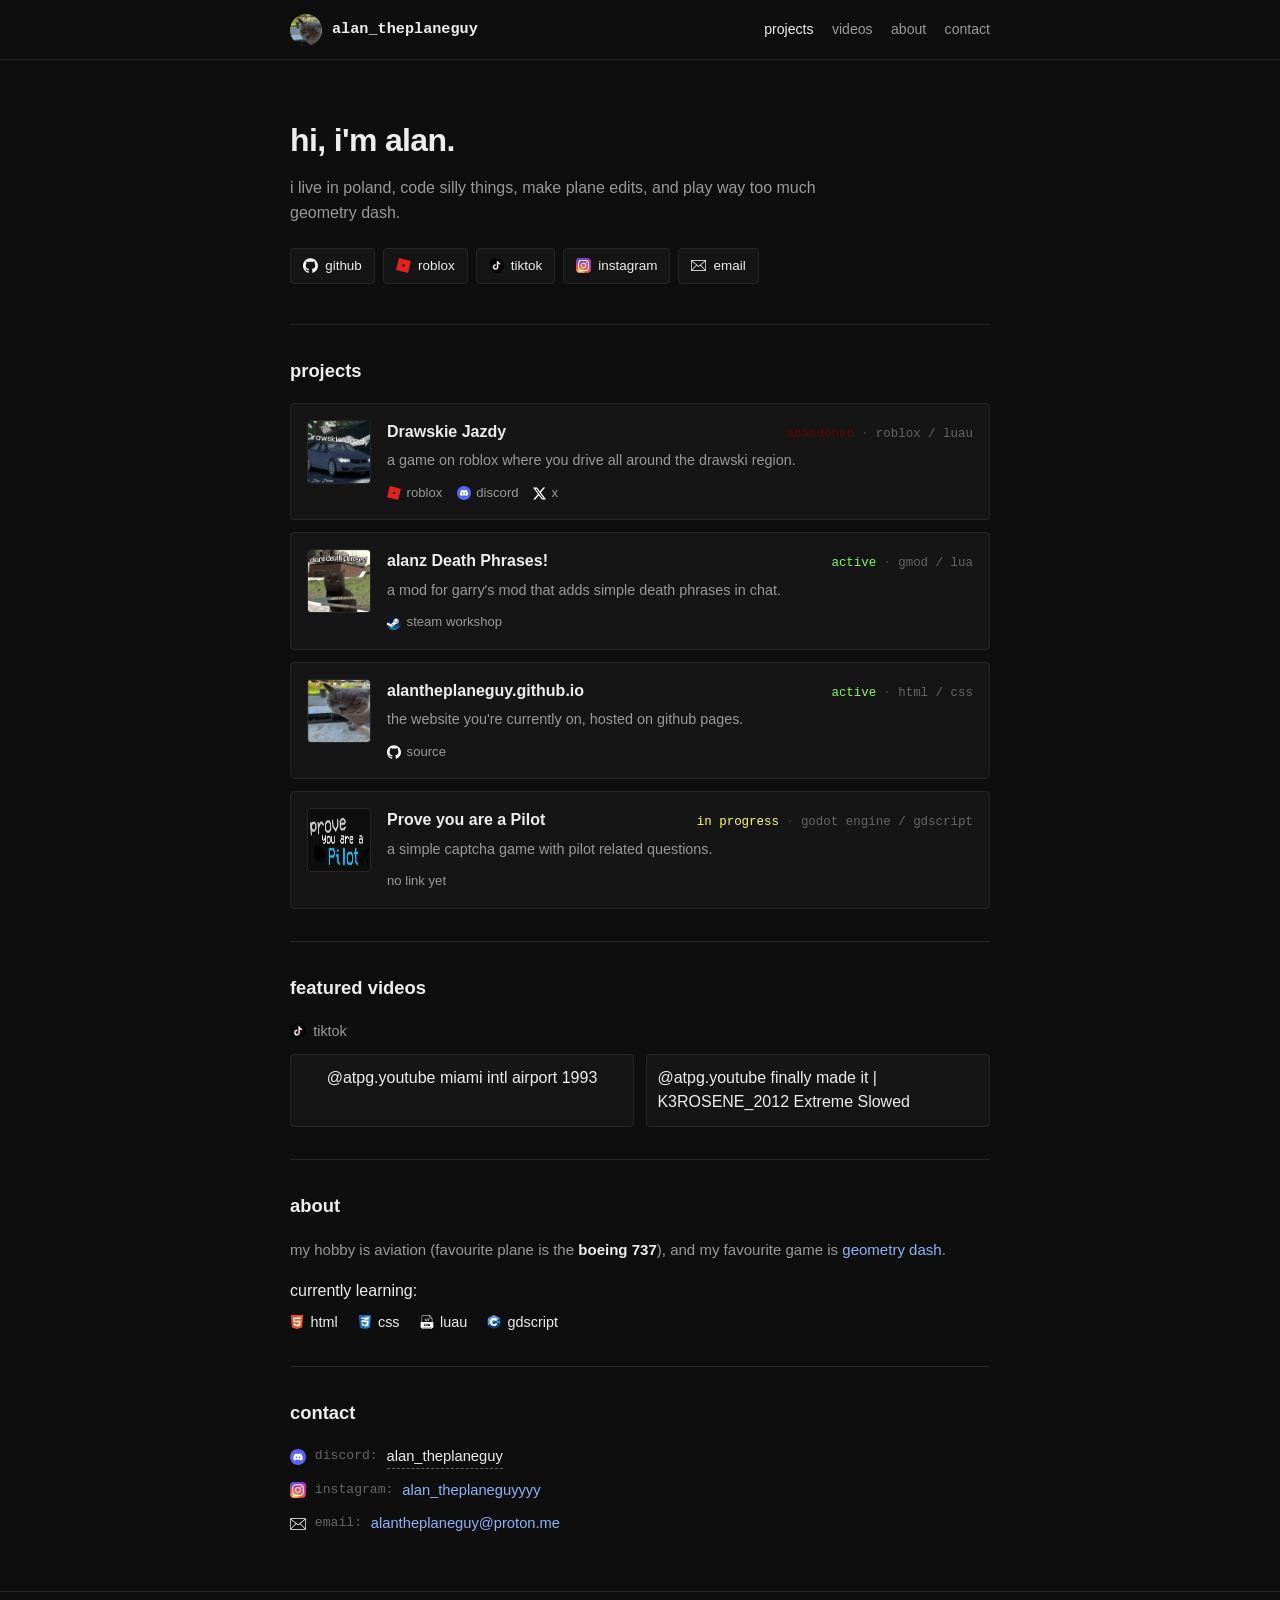
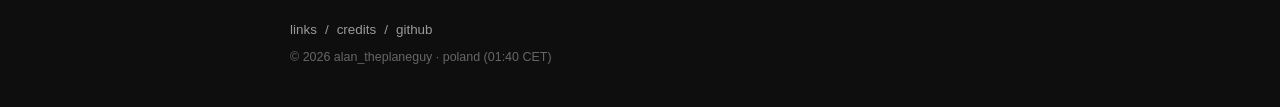
<file: index.html>
<!DOCTYPE html>
<html lang="en">

<head>
  <meta charset="UTF-8">
  <meta name="viewport" content="width=device-width, initial-scale=1.0">
  <title>alan_theplaneguy</title>
  <link rel="stylesheet" href="/assets/styles/index.css">
  <link rel="icon" href="/assets/icons/favicon (1).ico">
  <meta property="og:site_name" content="alantheplaneguy.github.io">
  <meta property="og:title" content="alan_theplaneguy">
  <meta property="og:description" content="personal site — roblox & gmod dev, boeing 737 enthusiast, aviation edits.">
  <meta property="og:url" content="https://alantheplaneguy.github.io">
  <meta property="og:image" content="https://alantheplaneguy.github.io/assets/icons/faviconbutjpeg.jpeg">
  <meta name="twitter:card" content="summary_large_image">
  <meta name="theme-color" content="#0e0e0e">
</head>

<body>
  <header class="navbar">
    <div class="nav-inner">
        <a href="#" class="brand">
            <img src="/assets/icons/faviconbutjpeg.jpeg" alt="profile picture" class="brand-logo" />
            <span>alan_theplaneguy</span>
        </a>
      <nav class="nav-links">
        <a href="#projects">projects</a>
        <a href="#videos">videos</a>
        <a href="#about">about</a>
        <a href="#contact">contact</a>
      </nav>
    </div>
  </header>
  <main class="container">
    <section class="hero">
      <h1>hi, i'm alan.</h1>
      <p class="hero-sub">
        i live in poland, code silly things, make plane edits, and play way too much geometry dash.
      </p>
      <div class="social-row">
        <a href="https://github.com/alantheplaneguy" target="_blank" class="link-btn">
          <img src="/assets/icons/github-icon.svg" alt="" width="15" height="15" class="invert-icon">
          <span>github</span>
        </a>
        <a href="https://www.roblox.com/games/13662614888/Drawskie-Jazdy" target="_blank" class="link-btn">
          <img src="/assets/icons/roblox-icon.svg" alt="" width="15" height="15">
          <span>roblox</span>
        </a>
        <a href="https://www.tiktok.com/@atpg.youtube" target="_blank" class="link-btn">
          <img src="/assets/icons/tiktok-circle-icon.svg" alt="" width="15" height="15">
          <span>tiktok</span>
        </a>
        <a href="https://www.instagram.com/alan_theplaneguyyyy/" target="_blank" class="link-btn">
          <img src="/assets/icons/ig-instagram-icon.svg" alt="" width="15" height="15">
          <span>instagram</span>
        </a>
        <a href="mailto:alantheplaneguy@proton.me" class="link-btn">
          <img src="/assets/icons/envelope-line-icon.svg" alt="" width="15" height="15" class="invert-icon">
          <span>email</span>
        </a>
      </div>
    </section>
    <section id="projects" class="section">
      <h2>projects</h2>
      <div class="project-list">
        <article class="project-card">
          <img src="/assets/icons/logo 2.png" alt="Drawskie Jazdy logo" class="project-thumb">
          <div class="project-body">
            <div class="project-top">
              <h3>Drawskie Jazdy</h3>
              <div class="project-meta">
                <span style="color: #610404">abandoned</span>
                <span class="sep">·</span>
                <span>roblox / luau</span>
              </div>
            </div>
            <p>a game on roblox where you drive all around the drawski region.</p>
            <div class="project-links">
              <a href="https://www.roblox.com/games/13662614888/Drawskie-Jazdy" target="_blank">
                <img src="/assets/icons/roblox-icon.svg" alt="" width="14" height="14">
                <span>roblox</span>
              </a>
              <a href="https://discord.gg/pBj2AbWa4a" target="_blank">
                <img src="/assets/icons/discord-round-color-icon.svg" alt="" width="14" height="14">
                <span>discord</span>
              </a>
              <a href="https://x.com/drjazdyofficial" target="_blank">
                <img src="/assets/icons/x-social-media-black-icon.svg" alt="" width="13" height="13" class="invert-icon">
                <span>x</span>
              </a>
            </div>
          </div>
        </article>
        <article class="project-card">
          <img src="/assets/icons/alanzdeathphrases (1).png" alt="alanz Death Phrases logo" class="project-thumb">
          <div class="project-body">
            <div class="project-top">
              <h3>alanz Death Phrases!</h3>
              <div class="project-meta">
                <span style="color: #83f760">active</span>
                <span class="sep">·</span>
                <span>gmod / lua</span>
              </div>
            </div>
            <p>a mod for garry's mod that adds simple death phrases in chat.</p>
            <div class="project-links">
              <a href="https://steamcommunity.com/sharedfiles/filedetails/?id=3716630164" target="_blank">
                <img src="/assets/icons/steam-icon.svg" alt="" width="14" height="14">
                <span>steam workshop</span>
              </a>
            </div>
          </div>
        </article>
        <article class="project-card">
          <img src="/assets/icons/favicon (1).ico" alt="Portfolio icon" class="project-thumb">
          <div class="project-body">
            <div class="project-top">
              <h3>alantheplaneguy.github.io</h3>
              <div class="project-meta">
                <span style="color: #83f760">active</span>
                <span class="sep">·</span>
                <span>html / css</span>
              </div>
            </div>
            <p>the website you're currently on, hosted on github pages.</p>
            <div class="project-links">
              <a href="https://github.com/alantheplaneguy/alantheplaneguy.github.io" target="_blank">
                <img src="/assets/icons/github-icon.svg" alt="" width="14" height="14" class="invert-icon">
                <span>source</span>
              </a>
            </div>
          </div>
        </article>
        <article class="project-card">
          <img src="/assets/icons/proveyouareapilotlogo.png" alt="Portfolio icon" class="project-thumb" style="object-fit: fill !important;">
          <div class="project-body">
            <div class="project-top">
              <h3>Prove you are a Pilot</h3>
              <div class="project-meta">
                <span style="color: #fefe5d">in progress</span>
                <span class="sep">·</span>
                <span>godot engine / gdscript</span>
              </div>
            </div>
            <p>a simple captcha game with pilot related questions.</p>
            <div class="project-links">
            <a>
                <span>no link yet</span>
            </a>
            </div>
          </div>
        </article>
      </div>
    </section>
    <section id="videos" class="section">
      <h2>featured videos</h2>
      <div class="media-group">
        <div class="media-label">
          <img src="/assets/icons/tiktok-circle-icon.svg" alt="" width="16" height="16">
          <span>tiktok</span>
        </div>
        <div class="tiktok-grid">
          <div class="embed-box tiktok-box">
            <blockquote class="tiktok-embed" cite="https://www.tiktok.com/@atpg.youtube/video/7612339380472057110"
              data-video-id="7612339380472057110" style="max-width: 325px; min-width: 240px;">
              <section>
                <a target="_blank" title="@atpg.youtube"
                  href="https://www.tiktok.com/@atpg.youtube?refer=embed">@atpg.youtube</a> miami intl airport 1993
              </section>
            </blockquote>
          </div>
          <div class="embed-box tiktok-box">
            <blockquote class="tiktok-embed" cite="https://www.tiktok.com/@atpg.youtube/video/7565917881108581654"
              data-video-id="7565917881108581654" style="max-width: 325px; min-width: 240px;">
              <section>
                <a target="_blank" title="@atpg.youtube"
                  href="https://www.tiktok.com/@atpg.youtube?refer=embed">@atpg.youtube</a> finally made it |
                K3ROSENE_2012 Extreme Slowed
              </section>
            </blockquote>
          </div>
        </div>
        <script async src="https://www.tiktok.com/embed.js"></script>
      </div>
    </section>
    <section id="about" class="section">
      <h2>about</h2>
      <div class="about-layout">
        <p>
          my hobby is aviation (favourite plane is the <strong>boeing 737</strong>), and my favourite game is <a
            href="https://geometrydash.com/" target="_blank" class="text-link">geometry dash</a>.
        </p>
        <div class="learning-block">
          <span class="mono-meta">currently learning:</span>
          <ul class="skill-list">
            <li><img src="/assets/icons/html-icon.svg" alt="" width="14" height="14"> html</li>
            <li><img src="/assets/icons/css-icon.svg" alt="" width="14" height="14"> css</li>
            <li><img src="/assets/icons/lua-code-file-black-icon.svg" alt="" width="14" height="14" class="invert-icon"> luau
            </li>
            <li><img src="/assets/icons/c-plus-plus-programming-language-icon.svg" alt="" width="14" height="14"> gdscript
            </li>
          </ul>
        </div>
      </div>
    </section>
    <section id="contact" class="section">
      <h2>contact</h2>
      <ul class="contact-list">
        <li>
          <img src="/assets/icons/discord-round-color-icon.svg" alt="" width="16" height="16">
          <span class="contact-type">discord:</span>
          <button type="button" id="copy-discord" class="copy-btn" title="Click to copy">
          <span id="discord-user">alan_theplaneguy</span>
          </button>
        </li>
        <li>
          <img src="/assets/icons/ig-instagram-icon.svg" alt="" width="16" height="16">
          <span class="contact-type">instagram:</span>
          <a href="https://www.instagram.com/alan_theplaneguyyyy/" target="_blank"
            class="text-link">alan_theplaneguyyyy</a>
        </li>
        <li>
          <img src="/assets/icons/envelope-line-icon.svg" alt="" width="16" height="16" class="invert-icon">
          <span class="contact-type">email:</span>
          <a href="mailto:alantheplaneguy@proton.me" class="text-link">alantheplaneguy@proton.me</a>
        </li>
      </ul>
    </section>
  </main>
  <footer class="footer">
    <div class="container footer-inner">
      <div class="footer-links">
        <a href="/links/">links</a>
        <span>/</span>
        <a href="/attributions/">credits</a>
        <span>/</span>
        <a href="https://github.com/alantheplaneguy/alantheplaneguy.github.io" target="_blank">github</a>
      </div>
      <p class="footer-copy">
        © 2026 alan_theplaneguy · poland (<span id="local-time">--:-- CET</span>)
      </p>
    </div>
  </footer>
  <script src="/assets/scripts/index.js"></script>
</body>

</html>
</file>
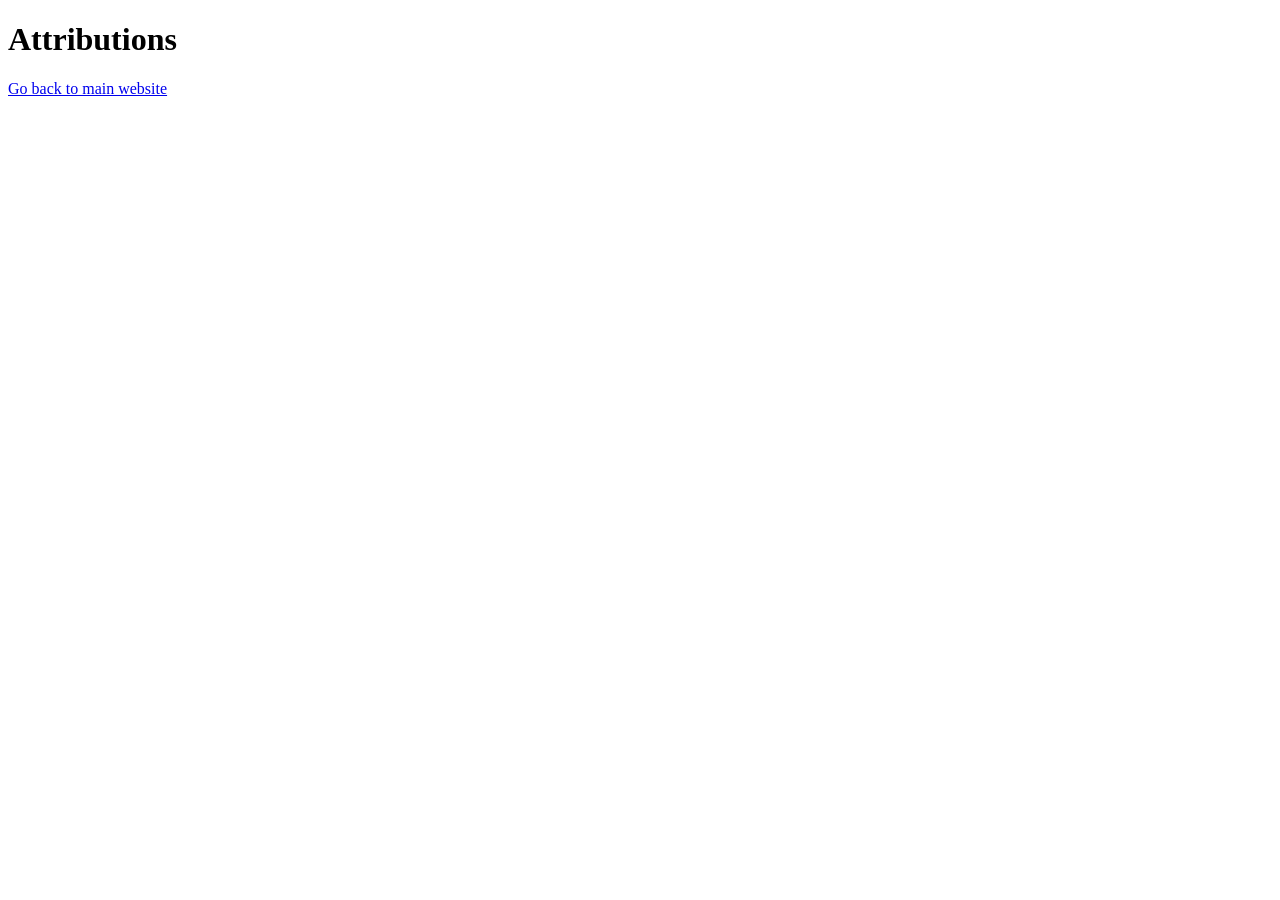
<file: artributions.html>
<!DOCTYPE html>
<html lang="en">
<head>
    <meta charset="UTF-8">
    <meta name="viewport" content="width=device-width, initial-scale=1.0">
    <title>Attributions</title>
    <link rel="icon" href="/assets/icons/favicon (1).ico">
</head>
<body>
    <h1>Attributions</h1>
</body>
<footer>
    <p><a href=index.html>Go back to main website</a></p>
</footer>
</html>
</file>
<file: assets/styles/index.css>
:root {
    --bg: #0e0e0e;
    --surface: #151515;
    --surface-hover: #1b1b1b;
    --border: #262626;
    --border-hover: #3d3d3d;
    --text: #ededed;
    --muted: #999999;
    --dim: #666666;
    --accent: #8ab4f8;
}

* {
    box-sizing: border-box;
    margin: 0;
    padding: 0;
}

html {
    scroll-behavior: smooth;
    background-color: var(--bg);
    color: var(--text);
    font-family: -apple-system, BlinkMacSystemFont, "Segoe UI", Roboto, Helvetica, Arial, sans-serif;
    line-height: 1.55;
}

body {
    min-height: 100vh;
}

a {
    color: inherit;
    text-decoration: none;
}

.invert-icon {
    filter: invert(1) brightness(1.7);
}

.navbar {
    position: sticky;
    top: 0;
    z-index: 100;
    background: var(--bg);
    border-bottom: 1px solid var(--border);
}

.nav-inner {
    max-width: 740px;
    margin: 0 auto;
    padding: 0.85rem 1.25rem;
    display: flex;
    align-items: center;
    justify-content: space-between;
    gap: 1rem;
}

.brand {
    display: inline-flex;
    align-items: center;
    gap: 10px;
    font-family: ui-monospace, SFMono-Regular, Menlo, Monaco, Consolas, monospace;
    font-size: 0.95rem;
    font-weight: 600;
    color: var(--text);
    text-decoration: none;
}

.brand-logo {
    width: 32px;
    height: 32px;
    border-radius: 50%;
    object-fit: cover;
}

.nav-links {
    display: flex;
    align-items: center;
    gap: 1.15rem;
    flex-wrap: wrap;
}

.nav-links a {
    font-size: 0.88rem;
    color: var(--muted);
}

.nav-links a:hover {
    color: var(--text);
}

.container {
    max-width: 740px;
    margin: 0 auto;
    padding: 0 1.25rem;
}

.hero {
    padding: 3.5rem 0 2.5rem;
}

.hero h1 {
    font-size: 2rem;
    font-weight: 700;
    letter-spacing: -0.02em;
    margin-bottom: 0.65rem;
}

.hero-sub {
    color: var(--muted);
    font-size: 1rem;
    max-width: 540px;
    margin-bottom: 1.4rem;
}

.social-row {
    display: flex;
    flex-wrap: wrap;
    gap: 0.5rem;
}

.link-btn {
    display: inline-flex;
    align-items: center;
    gap: 0.45rem;
    background: var(--surface);
    border: 1px solid var(--border);
    color: var(--text);
    font-size: 0.84rem;
    padding: 0.4rem 0.75rem;
    border-radius: 4px;
}

.link-btn:hover {
    background: var(--surface-hover);
    border-color: var(--border-hover);
}

.section {
    padding: 2rem 0;
    border-top: 1px solid var(--border);
}

.section h2 {
    font-size: 1.15rem;
    font-weight: 600;
    margin-bottom: 1.1rem;
    color: var(--text);
}

.project-list {
    display: flex;
    flex-direction: column;
    gap: 0.75rem;
}

.project-card {
    display: flex;
    align-items: flex-start;
    gap: 1rem;
    padding: 1rem;
    background: var(--surface);
    border: 1px solid var(--border);
    border-radius: 4px;
}

.project-card:hover {
    border-color: var(--border-hover);
}

.project-thumb {
    width: 64px;
    height: 64px;
    border-radius: 4px;
    object-fit: cover;
    background: var(--bg);
    border: 1px solid var(--border);
    flex-shrink: 0;
}

.project-body {
    flex: 1;
    min-width: 0;
}

.project-top {
    display: flex;
    align-items: baseline;
    justify-content: space-between;
    gap: 0.75rem;
    flex-wrap: wrap;
    margin-bottom: 0.3rem;
}

.project-top h3 {
    font-size: 1rem;
    font-weight: 600;
}


.project-body p {
    font-size: 0.9rem;
    color: var(--muted);
    margin-bottom: 0.7rem;
}

.project-links {
    display: flex;
    flex-wrap: wrap;
    gap: 0.9rem;
}

.project-links a {
    display: inline-flex;
    align-items: center;
    gap: 0.35rem;
    font-size: 0.82rem;
    color: var(--muted);
}

.project-links a:hover {
    color: var(--text);
    text-decoration: underline;
}

.media-group + .media-group {
    margin-top: 1.5rem;
}

.media-label {
    display: flex;
    align-items: center;
    gap: 0.45rem;
    font-size: 0.9rem;
    color: var(--muted);
    margin-bottom: 0.75rem;
}

.video-grid {
    display: grid;
    grid-template-columns: repeat(auto-fit, minmax(290px, 1fr));
    gap: 0.75rem;
}

.embed-box {
    background: var(--surface);
    border: 1px solid var(--border);
    border-radius: 4px;
    overflow: hidden;
}

.video-box {
    aspect-ratio: 16 / 9;
}

.video-box iframe {
    width: 100%;
    height: 100%;
    display: block;
}

.tiktok-grid {
    display: grid;
    grid-template-columns: repeat(auto-fit, minmax(280px, 1fr));
    gap: 0.75rem;
}

.tiktok-box {
    padding: 0.65rem;
    display: flex;
    justify-content: center;
}

.about-layout p {
    font-size: 0.94rem;
    color: var(--muted);
    margin-bottom: 1.1rem;
}

.about-layout strong {
    color: var(--text);
    font-weight: 600;
}

.text-link {
    color: var(--accent);
}

.text-link:hover {
    text-decoration: underline;
}

.learning-block {
    display: flex;
    flex-direction: column;
    gap: 0.5rem;
}

.skill-list {
    list-style: none;
    display: flex;
    flex-wrap: wrap;
    gap: 0.6rem 1.25rem;
}

.skill-list li {
    display: inline-flex;
    align-items: center;
    gap: 0.4rem;
    font-size: 0.9rem;
    color: var(--text);
}

.contact-list {
    list-style: none;
    display: flex;
    flex-direction: column;
    gap: 0.65rem;
}

.contact-list li {
    display: flex;
    align-items: center;
    gap: 0.55rem;
    font-size: 0.92rem;
}

.contact-type {
    color: var(--dim);
    font-family: ui-monospace, SFMono-Regular, Menlo, Monaco, Consolas, monospace;
    font-size: 0.82rem;
}

.footer {
    margin-top: 1.5rem;
    border-top: 1px solid var(--border);
    padding: 1.75rem 0 2.5rem;
}

.footer-inner {
    display: flex;
    flex-direction: column;
    gap: 0.45rem;
}

.footer-links {
    display: flex;
    gap: 0.5rem;
    font-size: 0.84rem;
    color: var(--muted);
}

.footer-links a:hover {
    color: var(--text);
    text-decoration: underline;
}

.footer-copy {
    font-size: 0.78rem;
    color: var(--dim);
}

@media (max-width: 540px) {
    .hero {
        padding: 2.5rem 0 2rem;
    }

    .hero h1 {
        font-size: 1.65rem;
    }

    .project-card {
        flex-direction: column;
    }

    .project-thumb {
        width: 52px;
        height: 52px;
    }
}

.nav-links a.active {
    color: var(--text);
}

.copy-btn {
    background: none;
    border: none;
    padding: 0;
    font: inherit;
    color: var(--text);
    cursor: pointer;
    border-bottom: 1px dashed var(--dim);
}

.copy-btn:hover {
    color: var(--accent);
    border-bottom-color: var(--accent);
}

.copy-btn.copied {
    color: #4ade80;
    border-bottom-color: #4ade80;
}

.project-meta {
    display: flex;
    align-items: center;
    gap: 0.45rem;
    font-family: ui-monospace, SFMono-Regular, Menlo, Monaco, Consolas, monospace;
    font-size: 0.78rem;
    color: var(--dim);
}

.project-meta .sep {
    color: #3d3d3d;
}

.status-done {
    color: var(--muted);
}
</file>
